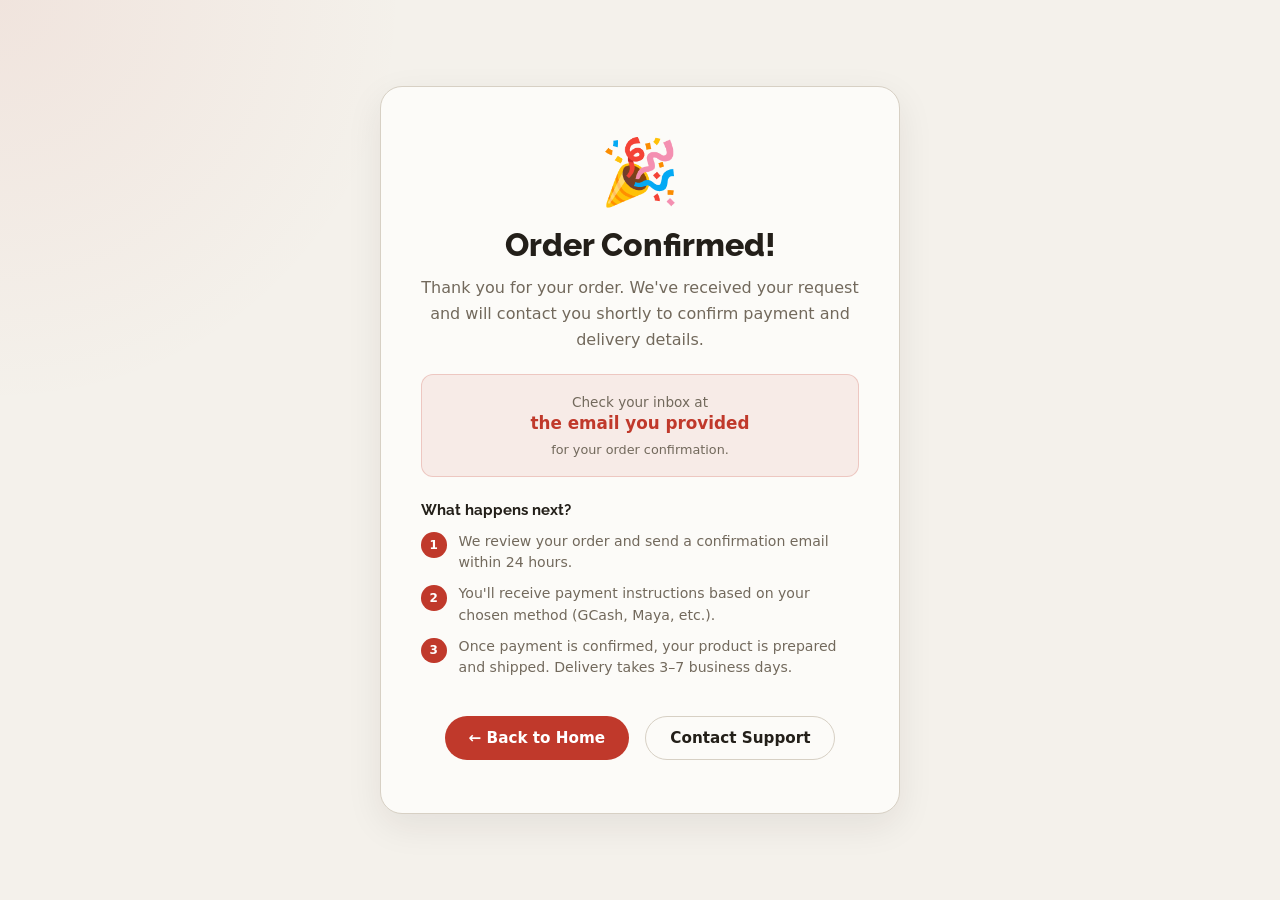
<file: order_success.html>
<!DOCTYPE html>
<html lang="en">
<head>
  <meta charset="UTF-8" />
  <meta name="viewport" content="width=device-width, initial-scale=1.0" />
  <title>Order Confirmed — RESQ ME</title>
  <link rel="icon" type="image/png" href="assets/Logo.png">
  <link rel="preconnect" href="https://fonts.googleapis.com">
  <link rel="preconnect" href="https://fonts.gstatic.com" crossorigin>
  <link href="https://fonts.googleapis.com/css2?family=Raleway:ital,wght@0,100..900;1,100..900&display=swap" rel="stylesheet">
  <style>
    :root {
      --bg: #f4f1eb; --surface: #fcfbf8; --border: #d7d0c4;
      --text: #231f19; --muted: #72695c; --primary: #c0392b;
      --shadow: 0 12px 36px rgba(35,31,25,.08);
    }
    * { box-sizing: border-box; }
    body {
      margin: 0;
      font-family: "Inter", system-ui, sans-serif;
      background: radial-gradient(circle at top left, rgba(192,57,43,.07), transparent 26%), var(--bg);
      color: var(--text);
      min-height: 100vh;
      display: flex; align-items: center; justify-content: center; padding: 2rem 1rem;
    }
    .card {
      background: var(--surface); border: 1px solid var(--border);
      border-radius: 22px; box-shadow: var(--shadow);
      padding: 3rem 2.5rem; max-width: 520px; width: 100%;
      text-align: center;
    }
    .icon { font-size: 4rem; margin-bottom: 1rem; }
    h1 {
      font-family: "Raleway", sans-serif; font-weight: 800;
      font-size: clamp(1.6rem,2rem+1vw,2.4rem); margin: 0 0 .75rem;
      color: var(--text);
    }
    p { color: var(--muted); line-height: 1.65; margin: 0 0 .75rem; }
    .highlight { background: rgba(192,57,43,.08); border:1px solid rgba(192,57,43,.2); border-radius:12px; padding:1rem 1.25rem; margin:1.25rem 0; }
    .highlight strong { color: var(--primary); font-size:1.05rem; }
    .btn {
      display: inline-flex; align-items: center; justify-content: center;
      min-height: 44px; padding: 0 1.5rem;
      border-radius: 999px; border: none; cursor: pointer;
      font-family: inherit; font-weight: 700; font-size: .95rem;
      text-decoration: none; transition: opacity .15s;
      margin: .35rem;
    }
    .btn-primary { background: var(--primary); color: #fff; }
    .btn-primary:hover { opacity: .88; }
    .btn-secondary { background: transparent; border: 1px solid var(--border); color: var(--text); }
    .btn-secondary:hover { background: var(--bg); }
    .steps { text-align: left; margin: 1.5rem 0 0; }
    .steps h3 { font-family:"Raleway",sans-serif; font-weight:700; font-size:.95rem; margin:0 0 .75rem; }
    .step-row { display:flex; gap:.75rem; align-items:flex-start; margin-bottom:.65rem; }
    .step-num { width:1.6rem; height:1.6rem; border-radius:50%; background:var(--primary); color:#fff; font-size:.75rem; font-weight:700; display:grid; place-items:center; flex-shrink:0; margin-top:.1rem; }
    .step-text { font-size:.88rem; color:var(--muted); line-height:1.5; }
  </style>
</head>
<body>
  <div class="card">
    <div class="icon">🎉</div>
    <h1>Order Confirmed!</h1>
    <p>Thank you for your order. We've received your request and will contact you shortly to confirm payment and delivery details.</p>

    <div class="highlight">
      <p style="margin:0;font-size:.85rem;color:var(--muted)">Check your inbox at</p>
      <strong id="confirmEmail">the email you provided</strong>
      <p style="margin:.35rem 0 0;font-size:.8rem;color:var(--muted)">for your order confirmation.</p>
    </div>

    <div class="steps">
      <h3>What happens next?</h3>
      <div class="step-row">
        <div class="step-num">1</div>
        <div class="step-text">We review your order and send a confirmation email within 24 hours.</div>
      </div>
      <div class="step-row">
        <div class="step-num">2</div>
        <div class="step-text">You'll receive payment instructions based on your chosen method (GCash, Maya, etc.).</div>
      </div>
      <div class="step-row">
        <div class="step-num">3</div>
        <div class="step-text">Once payment is confirmed, your product is prepared and shipped. Delivery takes 3–7 business days.</div>
      </div>
    </div>

    <div style="margin-top:2rem">
      <a href="index.html" class="btn btn-primary">← Back to Home</a>
      <a href="mailto:support@resqme.com" class="btn btn-secondary">Contact Support</a>
    </div>
  </div>
</body>
</html>
</file>
